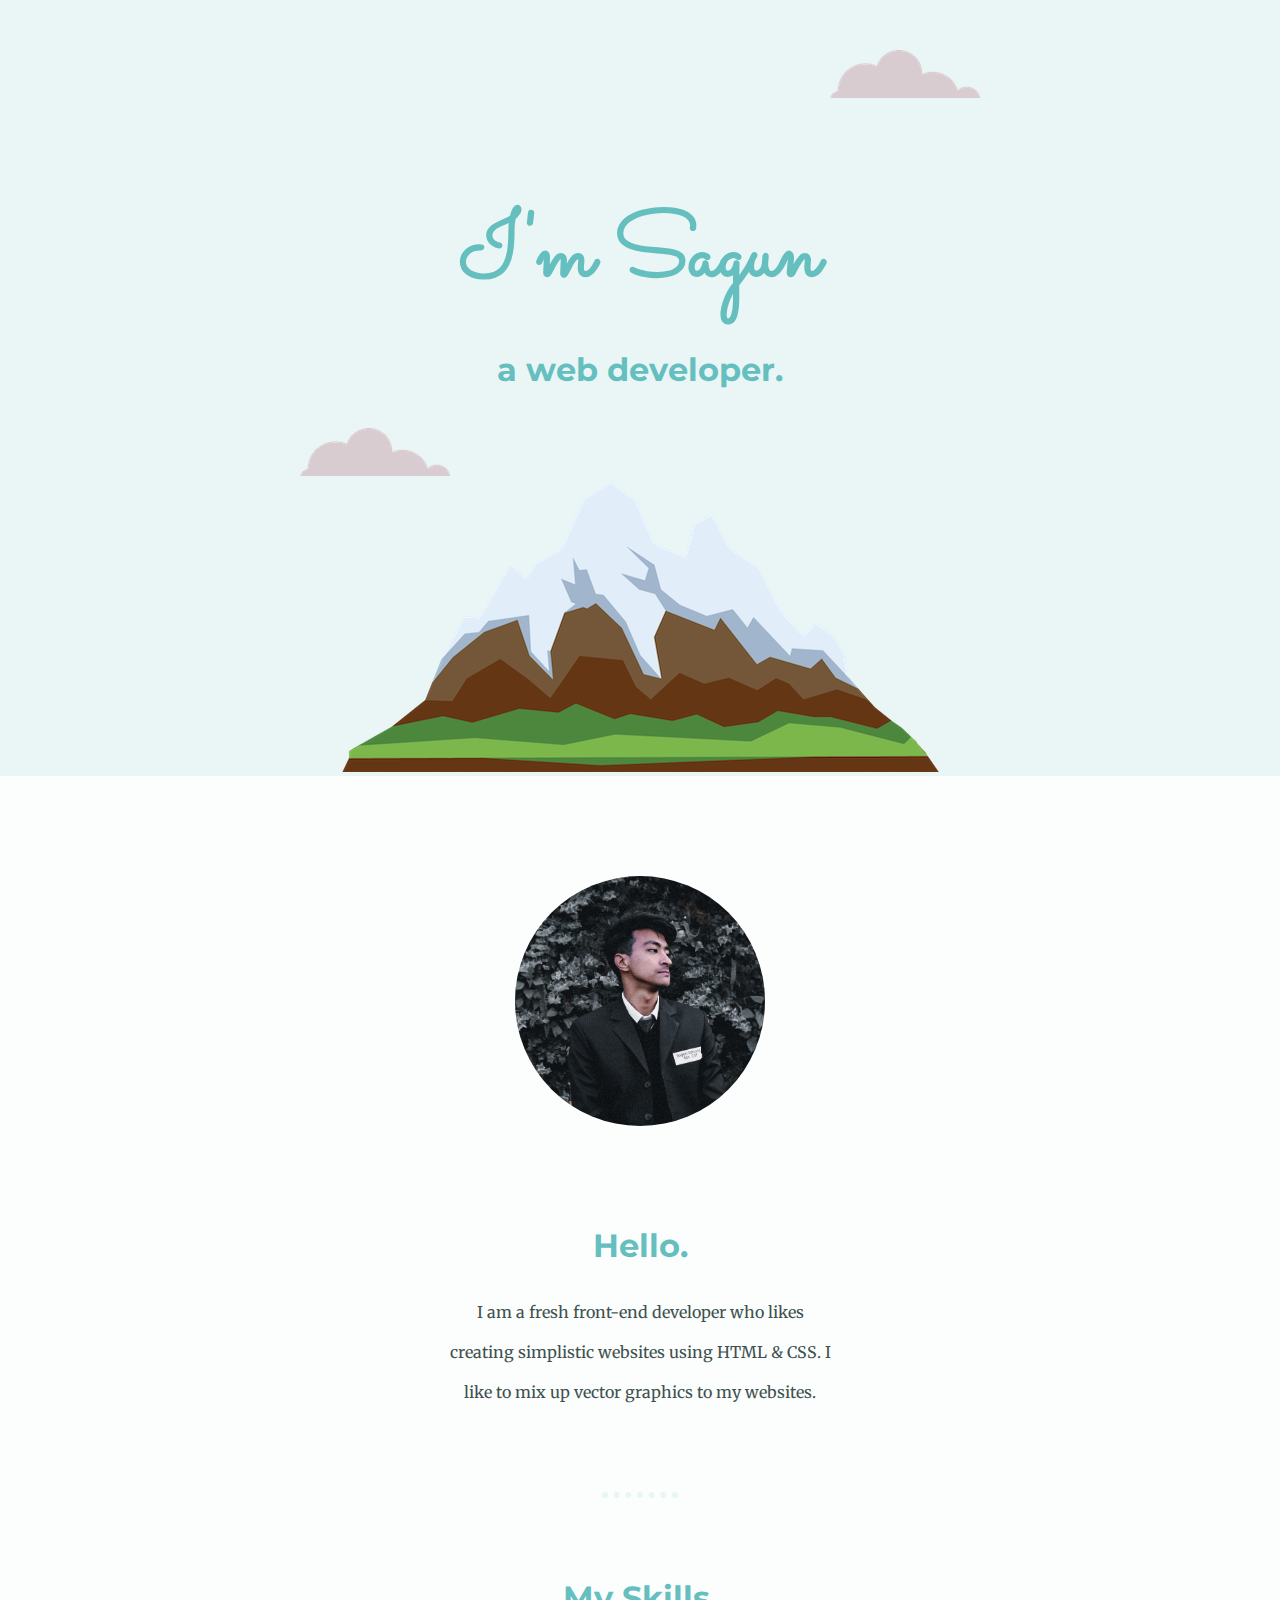
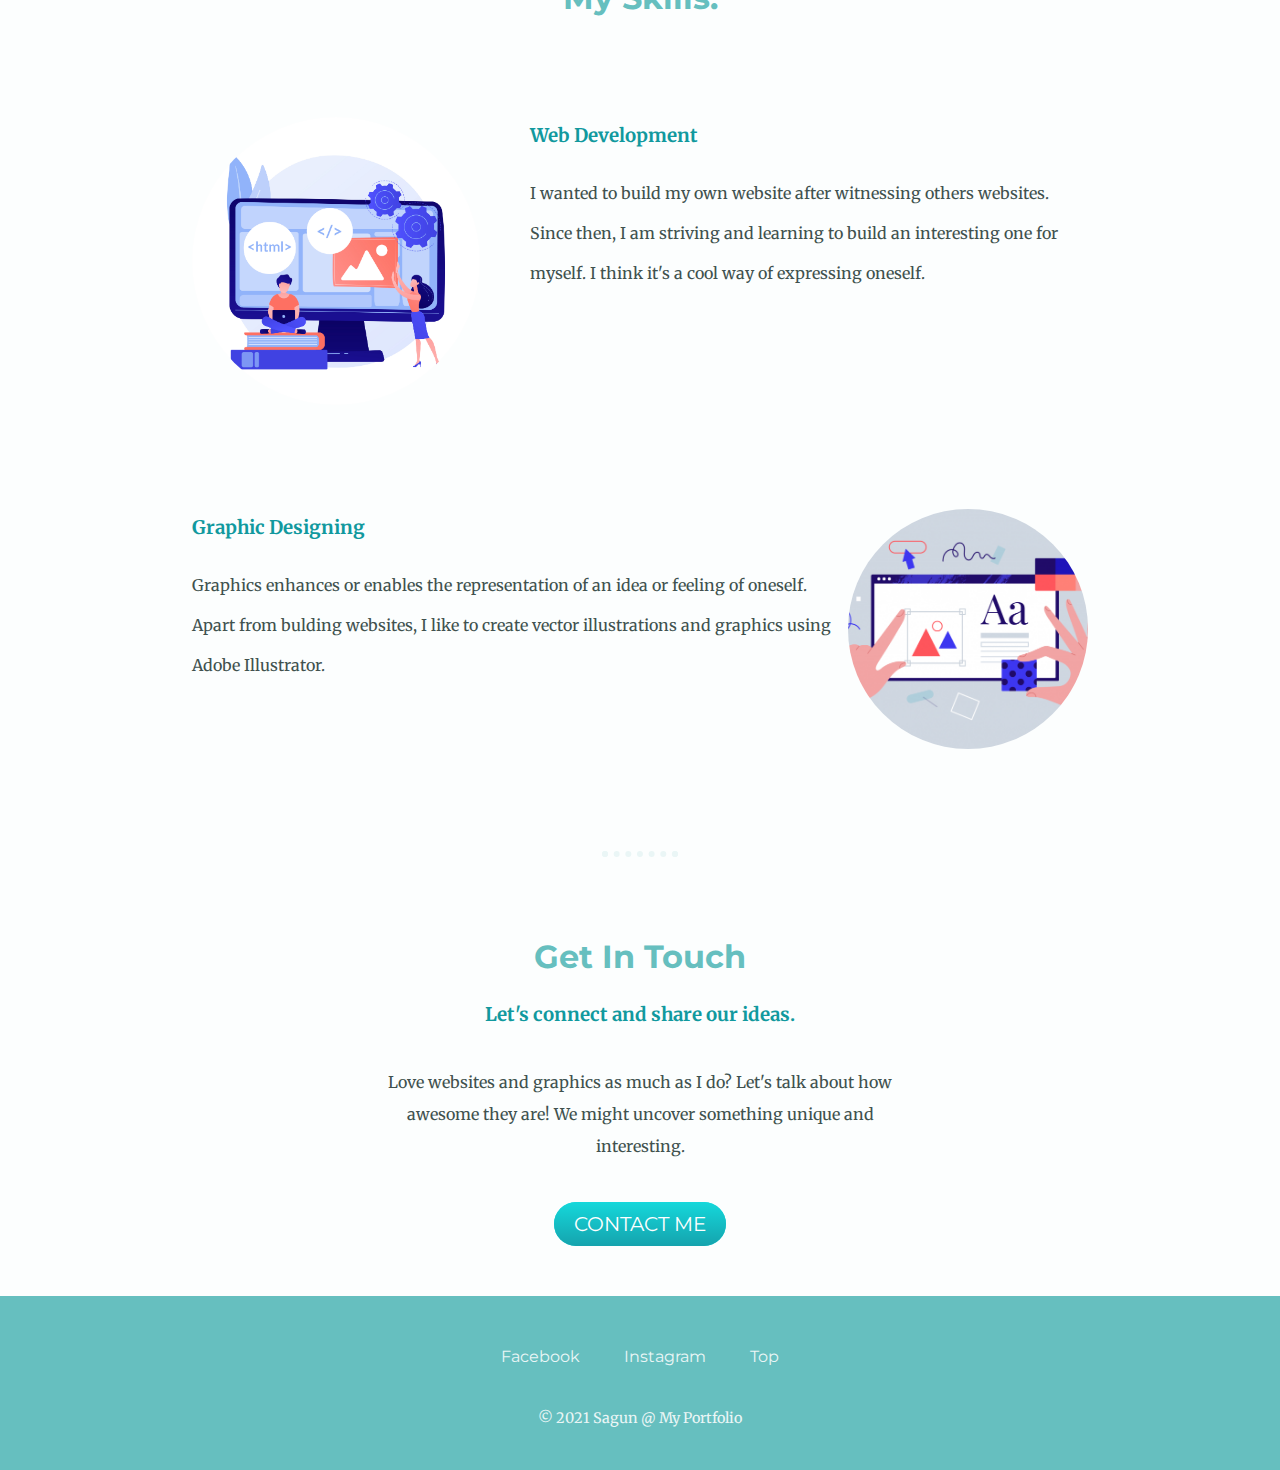
<file: index.html>
<!DOCTYPE html>
<html lang="en">
<head>
    <meta charset="UTF-8">
    <title>Sagun Sahukhala</title>
    <link rel="stylesheet" href="style.css">
    <link rel="icon" href="favicon.ico">
    <link href="https://fonts.googleapis.com/css?family=Merriweather|Montserrat|Sacramento" rel="stylesheet">
    <div class="top-container">
        <img class = "top-cloud" src="cloud.png" alt="cloud-image">
        <h1>I'm Sagun</h1>
        <h2>a web developer.</h2>
        <img class = "bottom-cloud" src="cloud.png" alt="cloud-image">
        <img src="mountain.png" alt="mountain-image">
    </div>
   
    <div class="middle-container">
        <div class="profile">
          <div class = "circle-img">
                
          </div>
         
         
                <h2>Hello.</h2>
                <p class="intro">I am a fresh front-end developer who likes creating simplistic websites using HTML & CSS. I like to mix up vector graphics to my websites. </p> 
        </div>
        <hr>
        <div class="skills">
          <h2>My Skills.</h2>
          <div class="skill-row1">

            <div class="photo1">
                <img class="code-img" src="website-pic.jpg" alt="code-img">
            </div>  
            <h3>Web Development</h3>          
            <p>I wanted to build my own website after witnessing others websites. Since then, I am striving and learning to build an interesting one for myself. I think it's a cool way of expressing oneself. </p>
          </div>

          <div class="skill-row2">

            <div class="photo-2">
            <img class="computer-img" src="w2.png" alt="comp-img">
            </div>
          
    
            <h3>Graphic Designing</h3>
            <p>Graphics enhances or enables the representation of an idea or feeling of oneself. Apart from bulding websites, I like to create vector illustrations and graphics using Adobe Illustrator. </p>
          
    
          </div>
        </div>
        <hr>
        <div class="contact-me">
          <h2>Get In Touch</h2>
          <h3>Let's connect and share our ideas.</h3>
          <p class="contact-message">Love websites and graphics as much as I do? Let's talk about how awesome they are! We might uncover something unique and interesting.</p>
          <a class="btn" href="mailto:sahukhalasuyal29@gmail.com">CONTACT ME</a>
        </div>
      </div>
    
    
      <div class="bottom-container">
        <a class="footer-link" href="https://www.facebook.com/sagunsahukhal/">Facebook</a>
        <a class="footer-link" href="https://www.instagram.com/sagun_sahukhala/">Instagram</a>
        <a class="footer-link" href="indexanim.html">Top</a>
        <p class="copyright">© 2021 Sagun @ My Portfolio</p>
      </div>
</body>
</html>
</file>
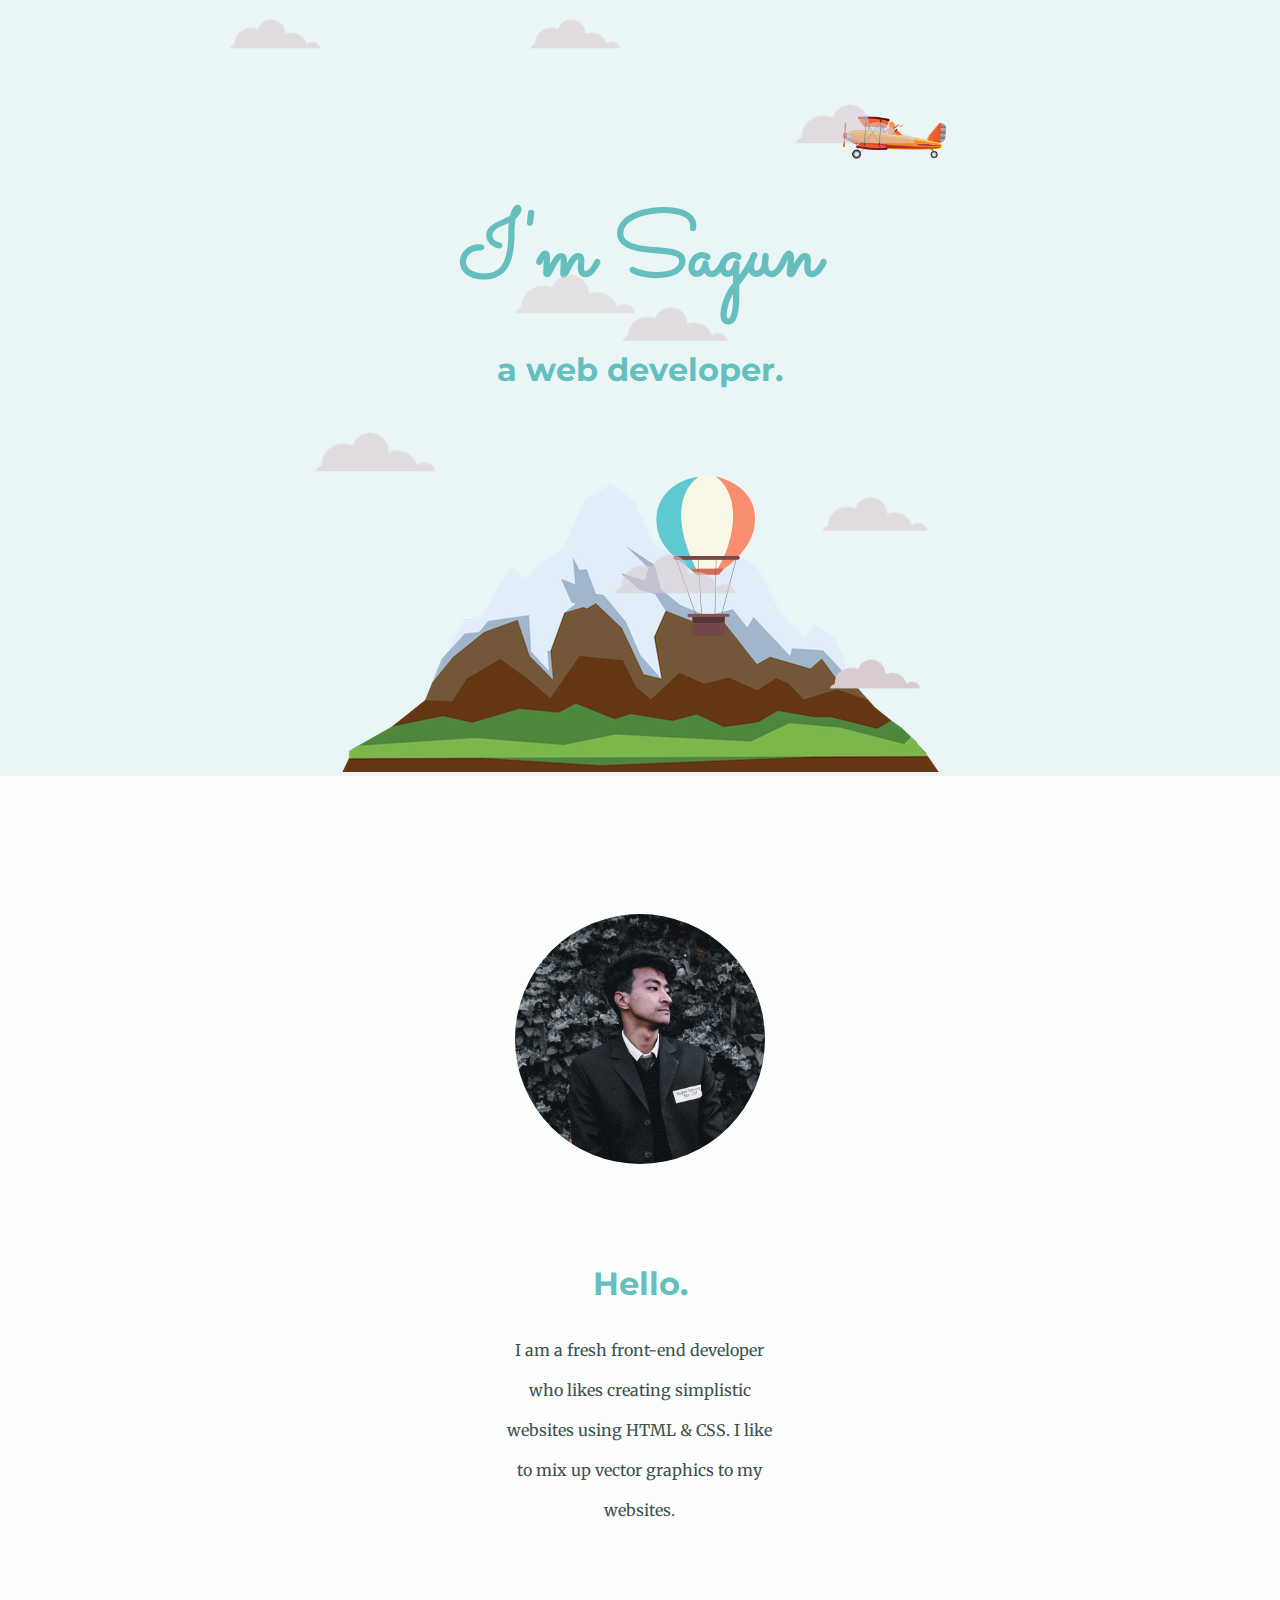
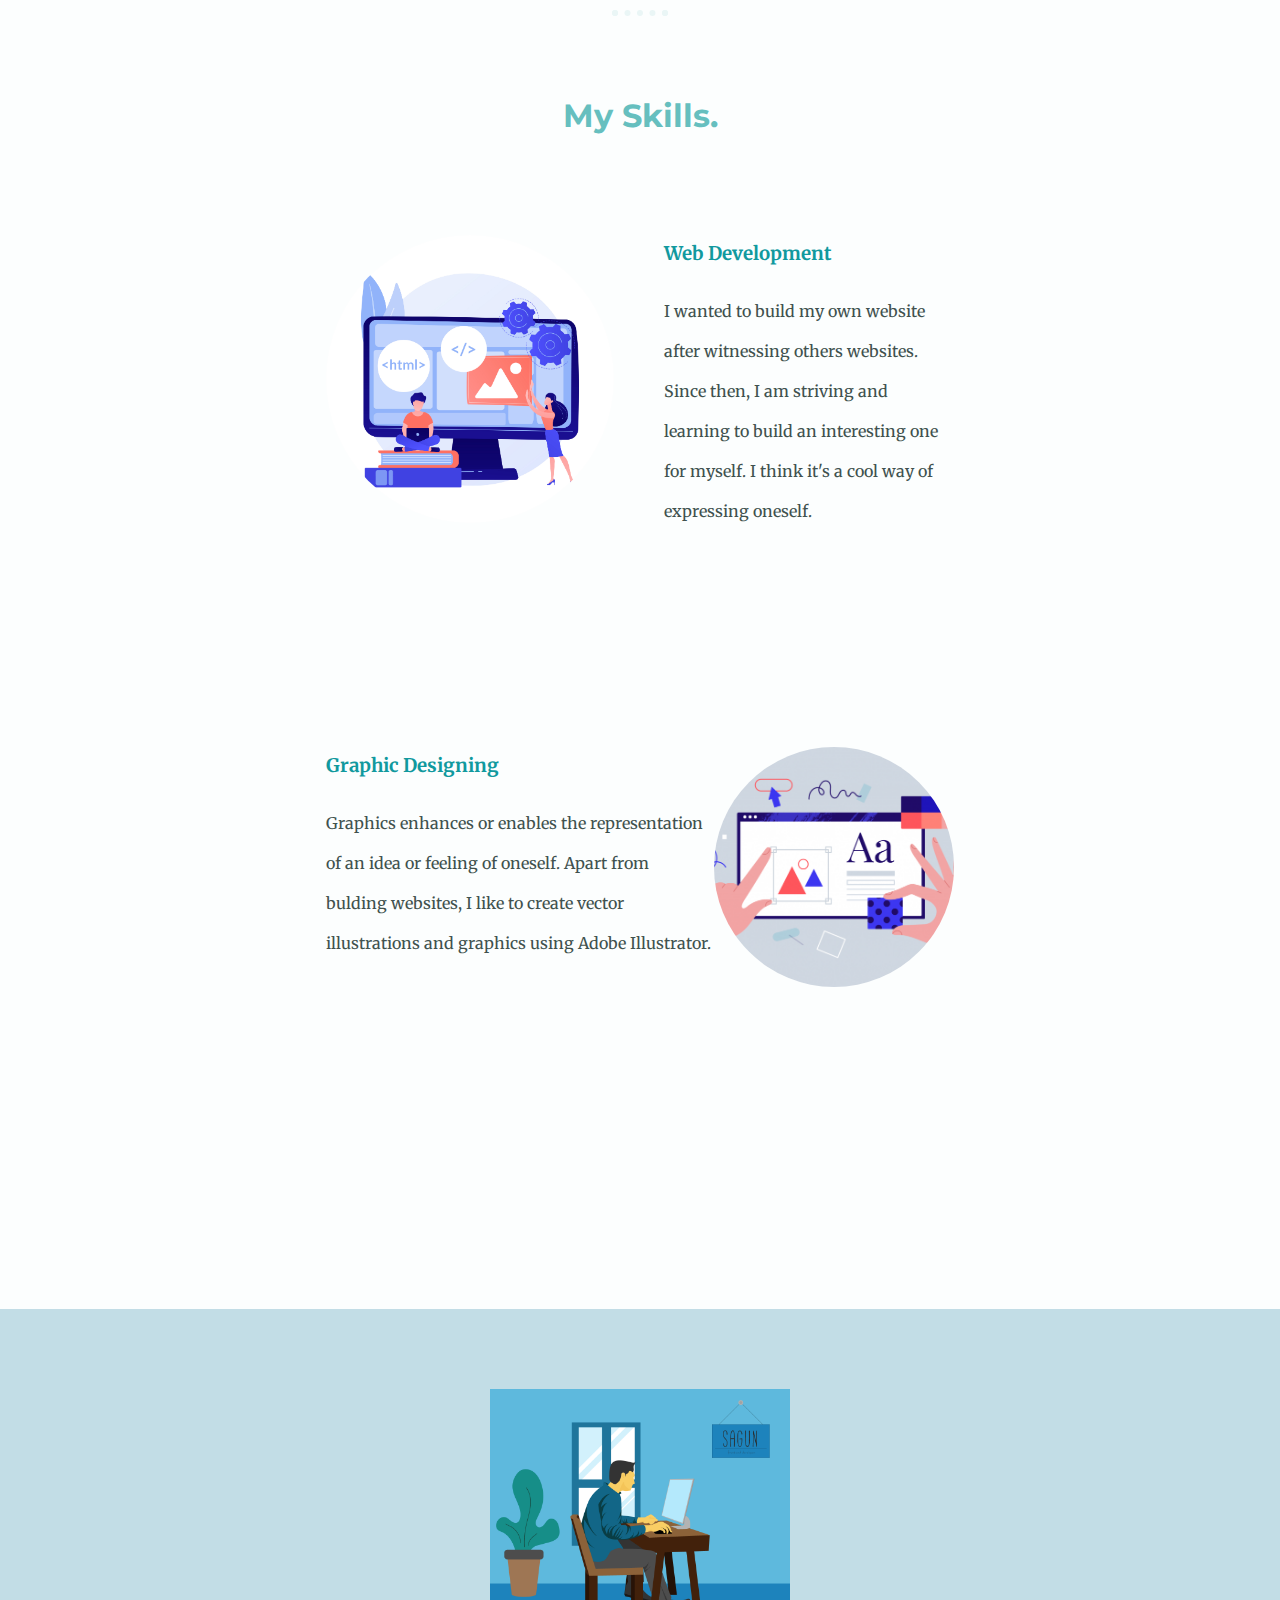
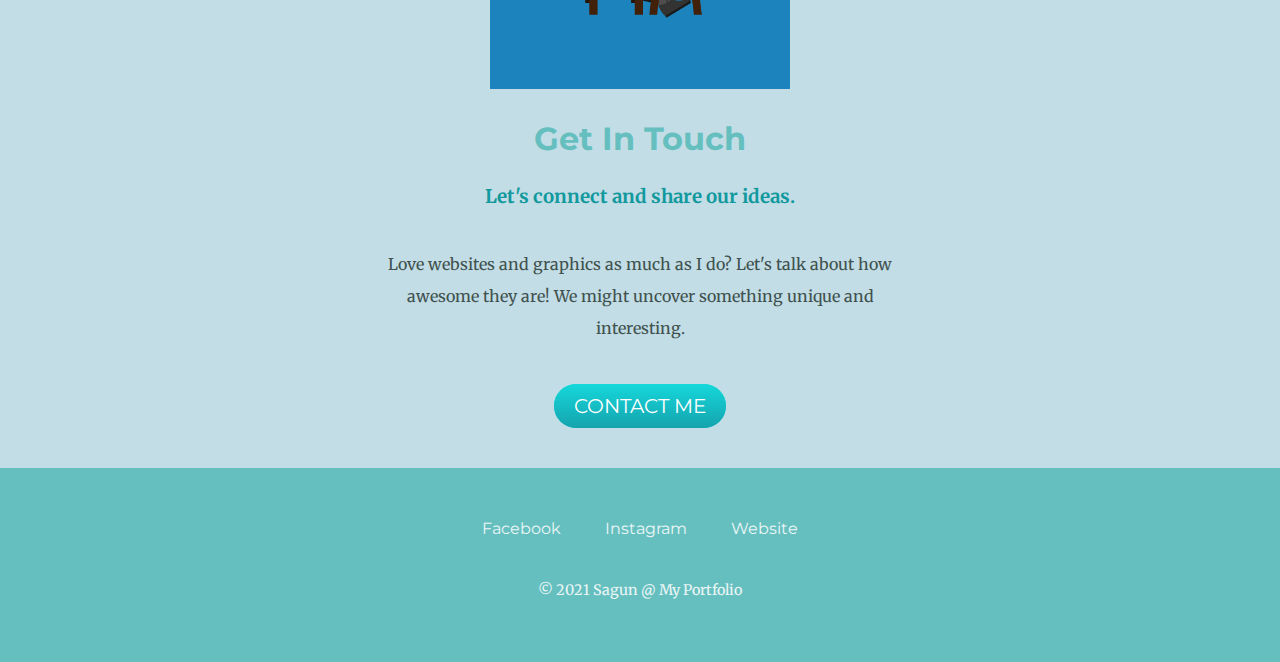
<file: indexanim.html>
<!DOCTYPE html>
<html lang="en">
<head>
    <meta charset="UTF-8">
    <title>Sagun Sahukhala</title>
    <link rel="stylesheet" href="styleanim.css">
    <link rel="icon" href="favicon.ico">
    <link href="https://fonts.googleapis.com/css?family=Merriweather|Montserrat|Sacramento" rel="stylesheet">
</head>


    <div class="top-container">

        <img class = "top-cloud" src="cloud.png" alt="cloud-image">
        <img class = "a-cloud" src="cloud.png" alt="cloud-image"> 
        
        <img class = "plane" src="plane.png" alt="plane-image"> 
        
        <img class = "zero-cloud" src="cloud.png" alt="cloud-image"> 
        <img class = "first-cloud" src="cloud.png" alt="cloud-image">
        <img class = "second-cloud" src="cloud.png" alt="cloud-image">
        <img class = "balloon" src="ballon.png" alt="ballon-image">
        <h1>I'm Sagun</h1>
        <h2>a web developer.</h2>
        <img class = "mid-cloud" src="cloud.png" alt="cloud-image">
        <img class = "third-cloud" src="cloud.png" alt="cloud-image">
        <img class = "fourth-cloud" src="cloud.png" alt="cloud-image">
        <img class = "fifth-cloud" src="cloud.png" alt="cloud-image">
        <img src="mountain.png" alt="mountain-image">
    </div>
   
    <div class="middle-container">
        <div class="profile">
          <div class = "circle-img">
                
          </div>
         
         
                <h2>Hello.</h2>
                <p class="intro">I am a fresh front-end developer who likes creating simplistic websites using HTML & CSS. I like to mix up vector graphics to my websites. </p> 
        </div>
        <hr>
        <div class="skills">
          <h2>My Skills.</h2>
          <div class="skill-row1">

            <div class="photo1">
                <img class="code-img" src="website-pic.jpg" alt="code-img">
            </div>  
            <h3>Web Development</h3>          
            <p>I wanted to build my own website after witnessing others websites. Since then, I am striving and learning to build an interesting one for myself. I think it's a cool way of expressing oneself. </p>
          </div>

          <div class="skill-row2">

            <div class="photo-2">
            <img class="computer-img" src="w2.png" alt="comp-img">
            </div>
          
    
            <h3>Graphic Designing</h3>
            <p>Graphics enhances or enables the representation of an idea or feeling of oneself. Apart from bulding websites, I like to create vector illustrations and graphics using Adobe Illustrator. </p>
          
    
          </div>
        </div>
        
        
      </div>
      <div class="contact-me">
        <img class="getme" src="contact.png" alt="contact-me">
        <h2>Get In Touch</h2>
        <h3>Let's connect and share our ideas.</h3>
        <p class="contact-message">Love websites and graphics as much as I do? Let's talk about how awesome they are! We might uncover something unique and interesting.</p>
        <a class="btn" href="mailto:sahukhalasuyal29@gmail.com">CONTACT ME</a>
      </div>
    
    
      <div class="bottom-container">
        <a class="footer-link" href="https://www.facebook.com/sagunsahukhal/">Facebook</a>
        <a class="footer-link" href="https://www.instagram.com/sagun_sahukhala/">Instagram</a>
        <a class="footer-link" href="https://drive.google.com/uc?export=download&id=1TyWQawYLyH0lWQsIy8efEA1Umj2tlGcB">Website</a>
        <p class="copyright">© 2021 Sagun @ My Portfolio</p>
      </div>
</body>
</html>
</file>
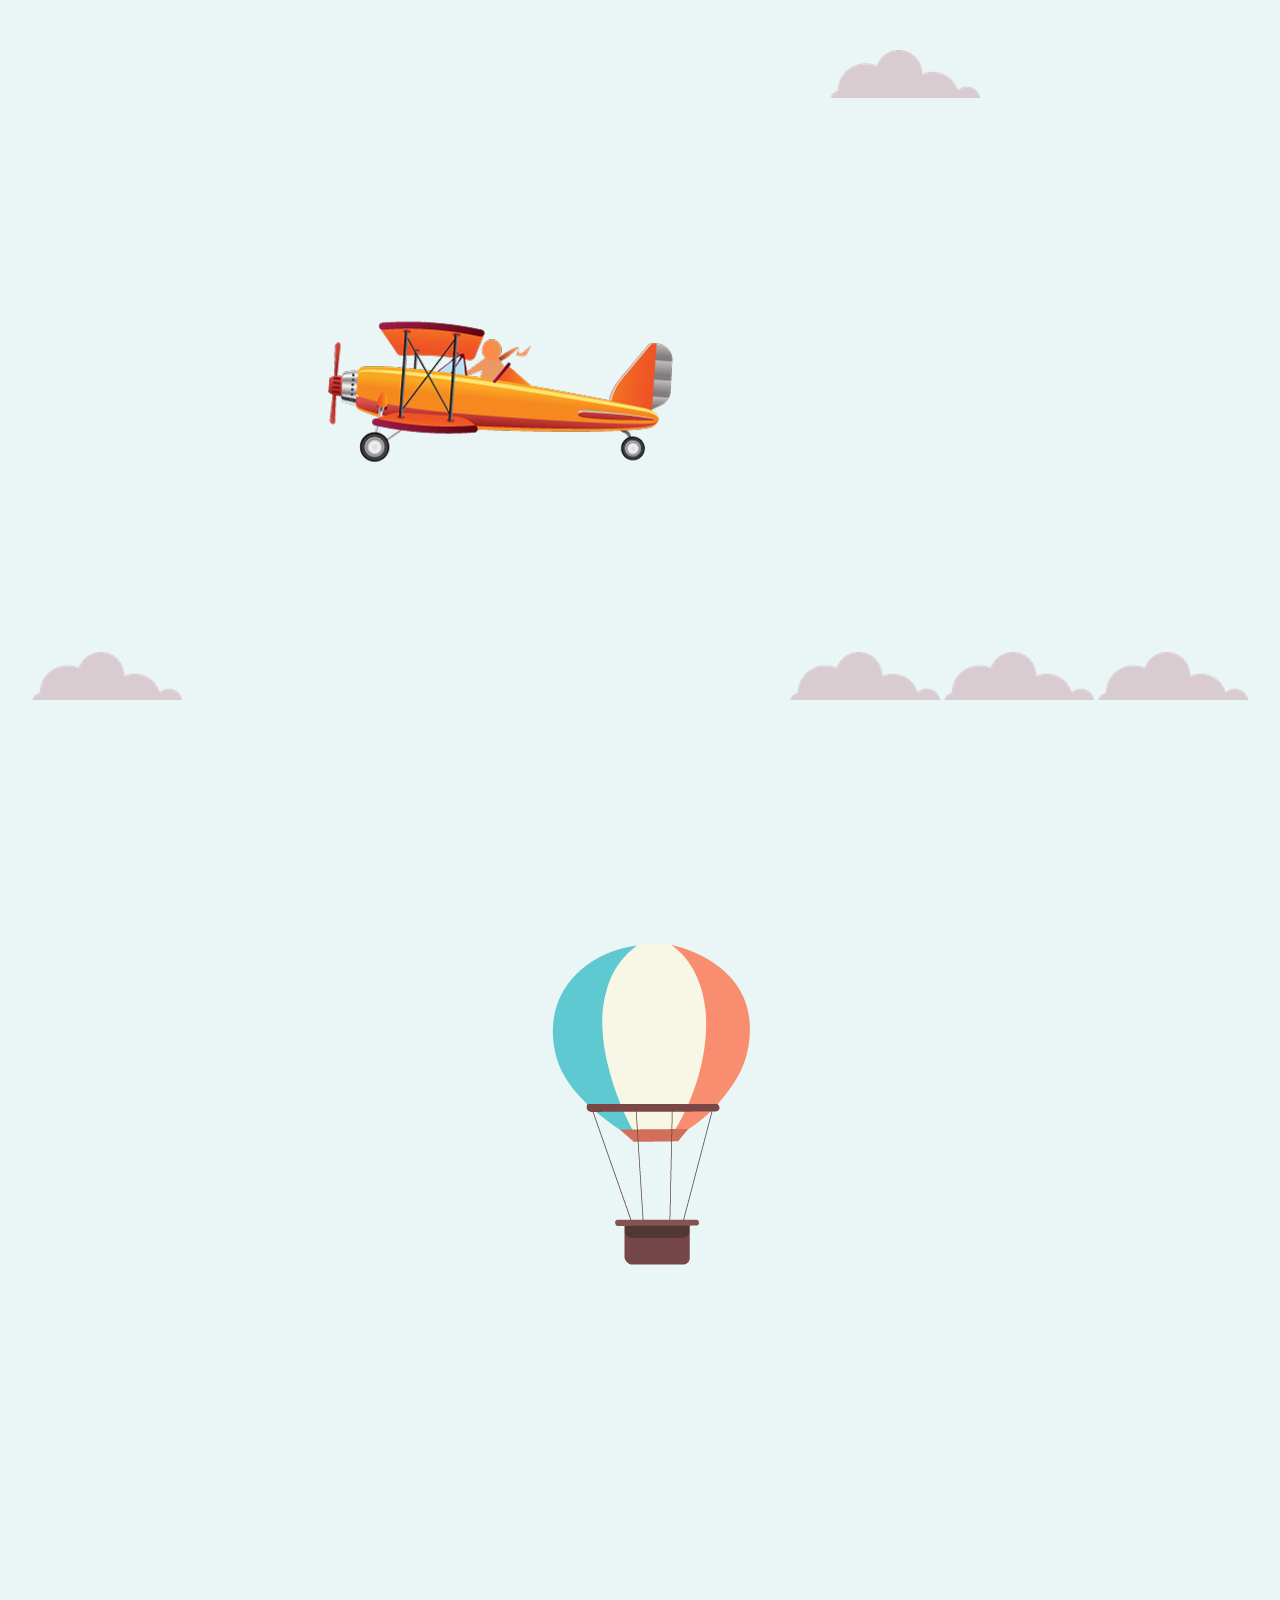
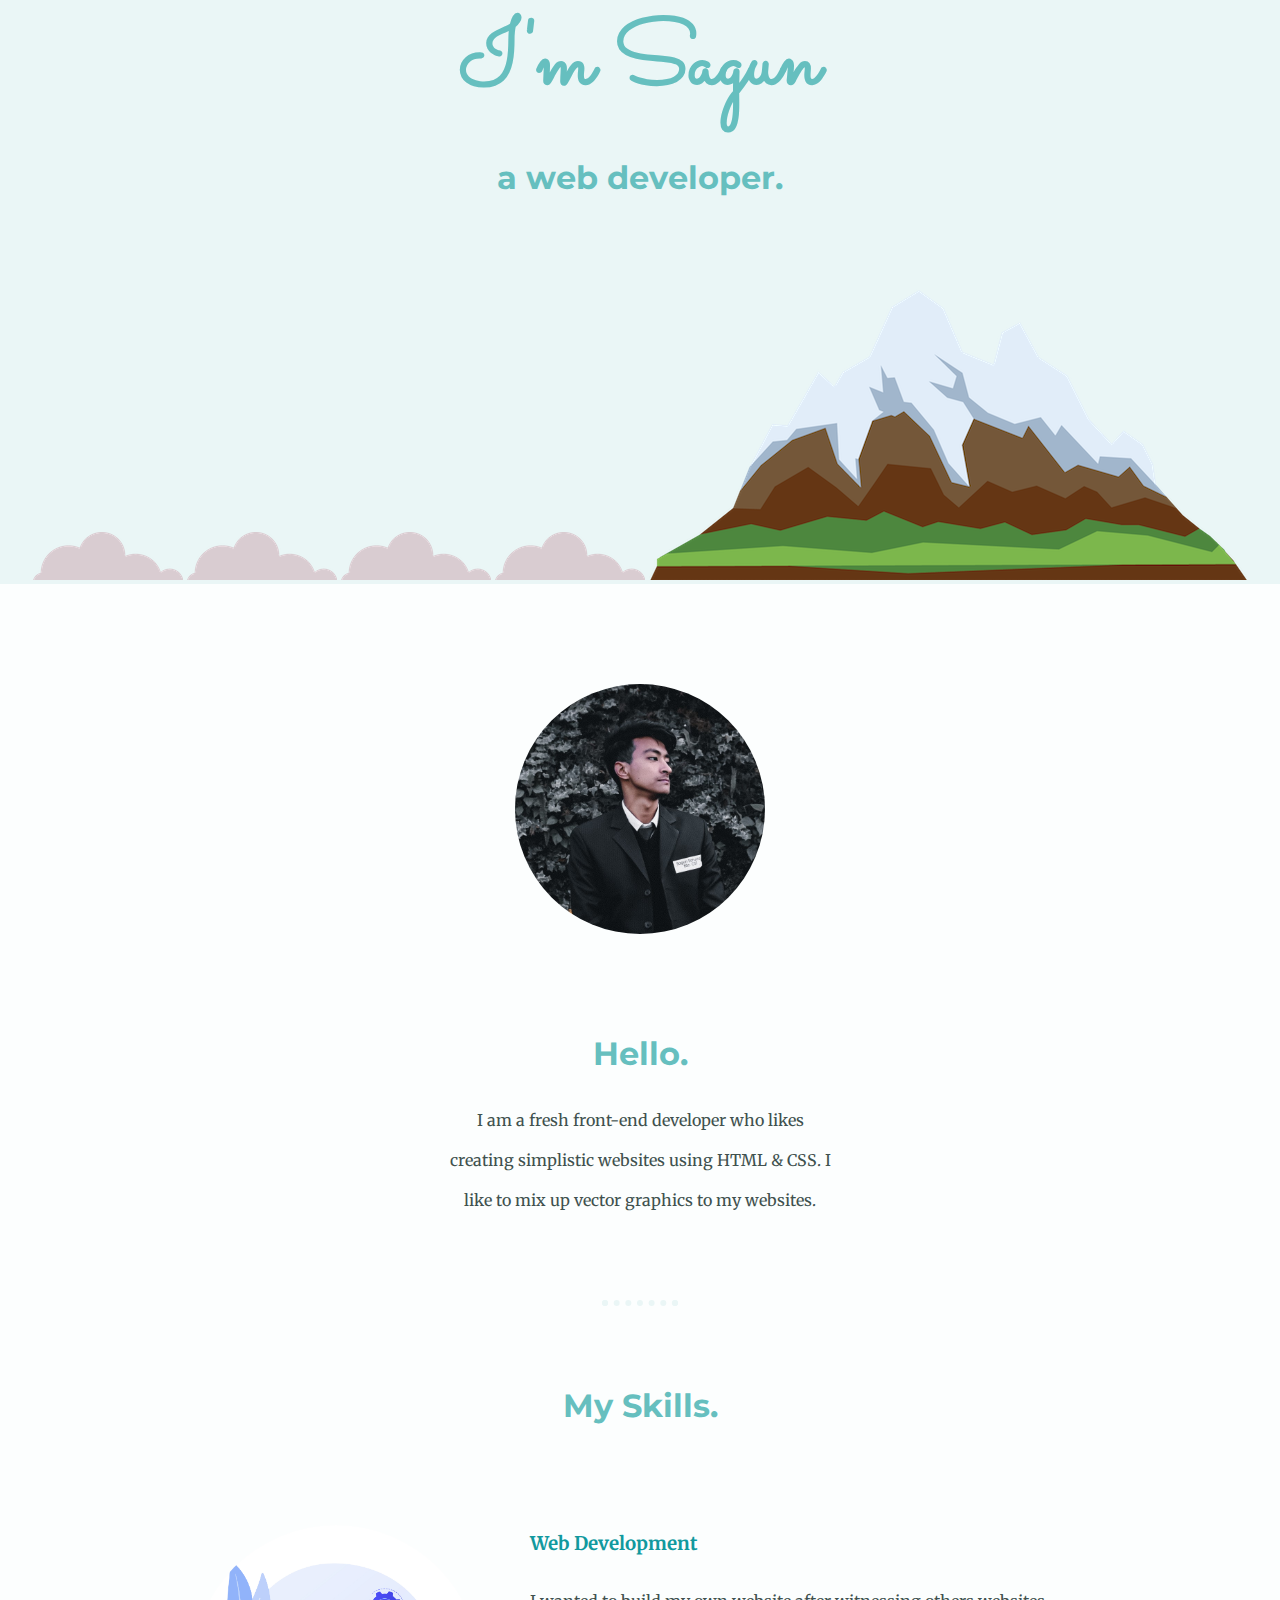
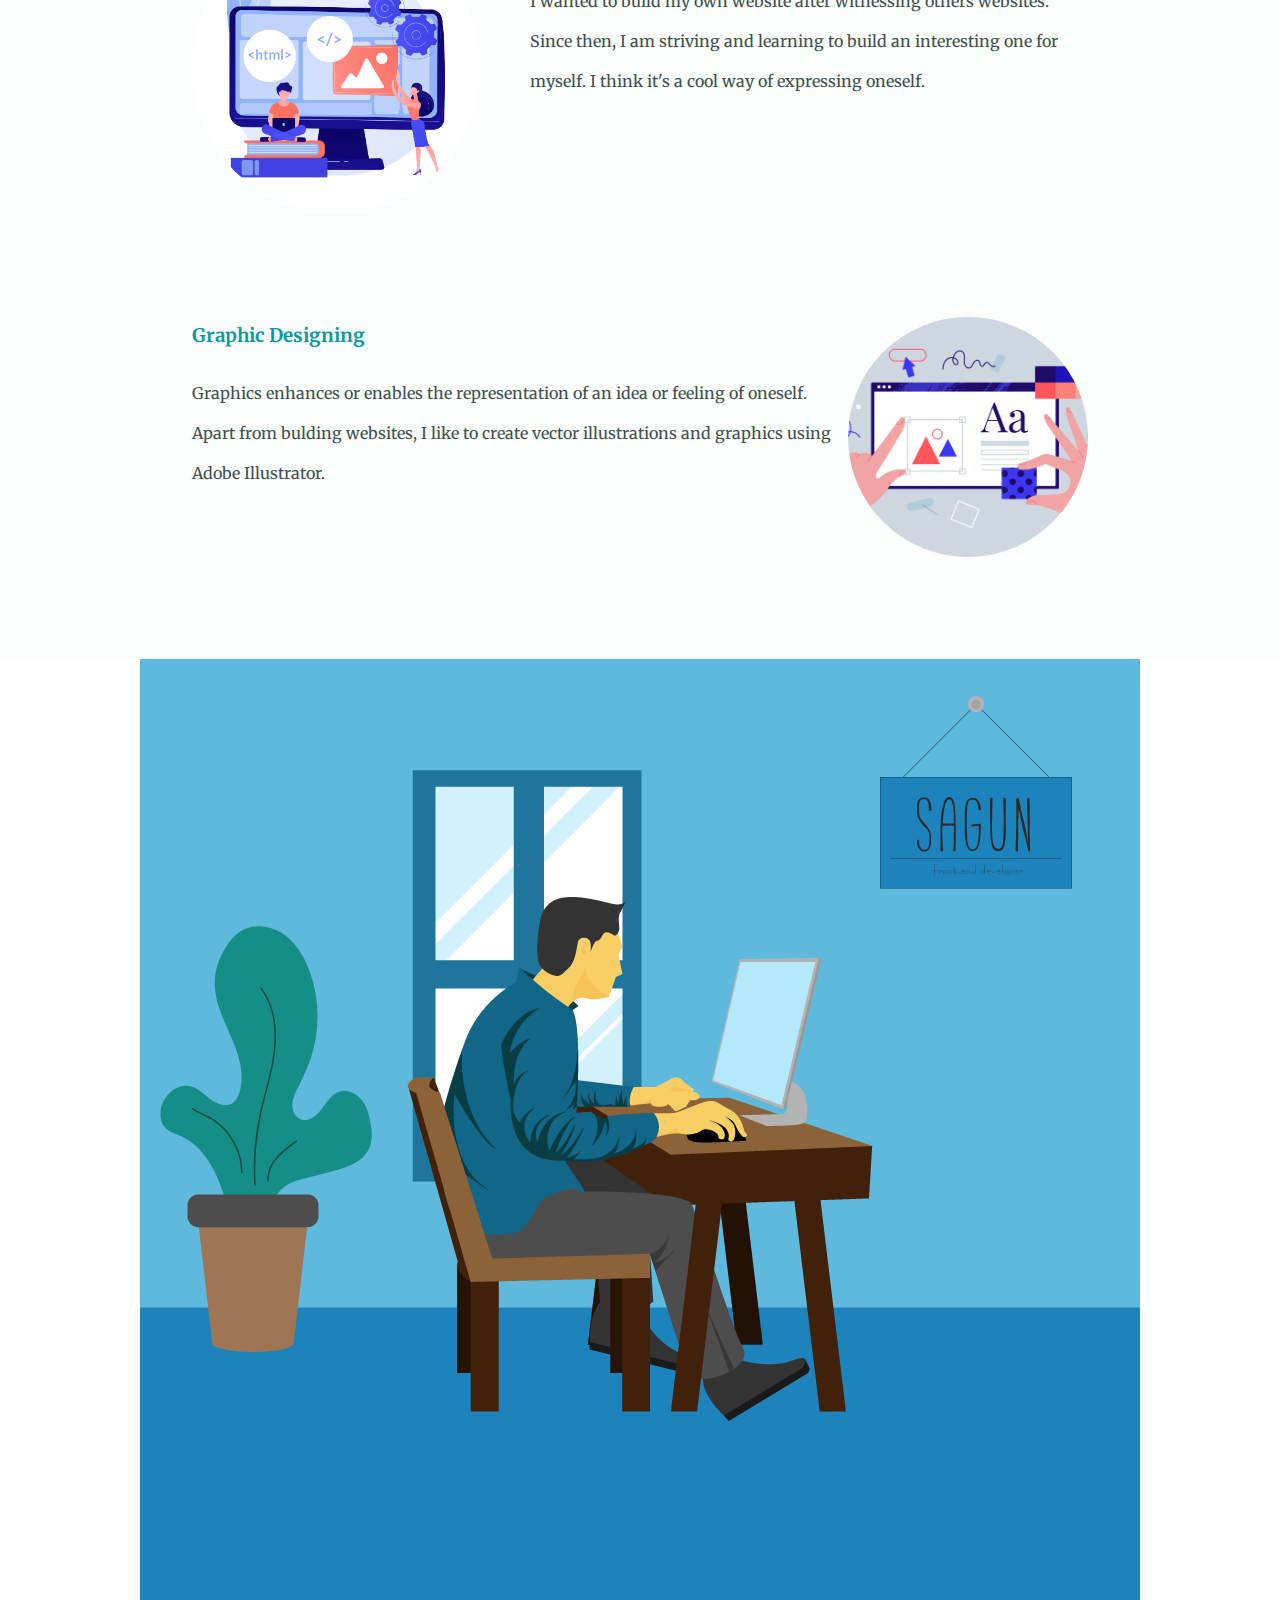
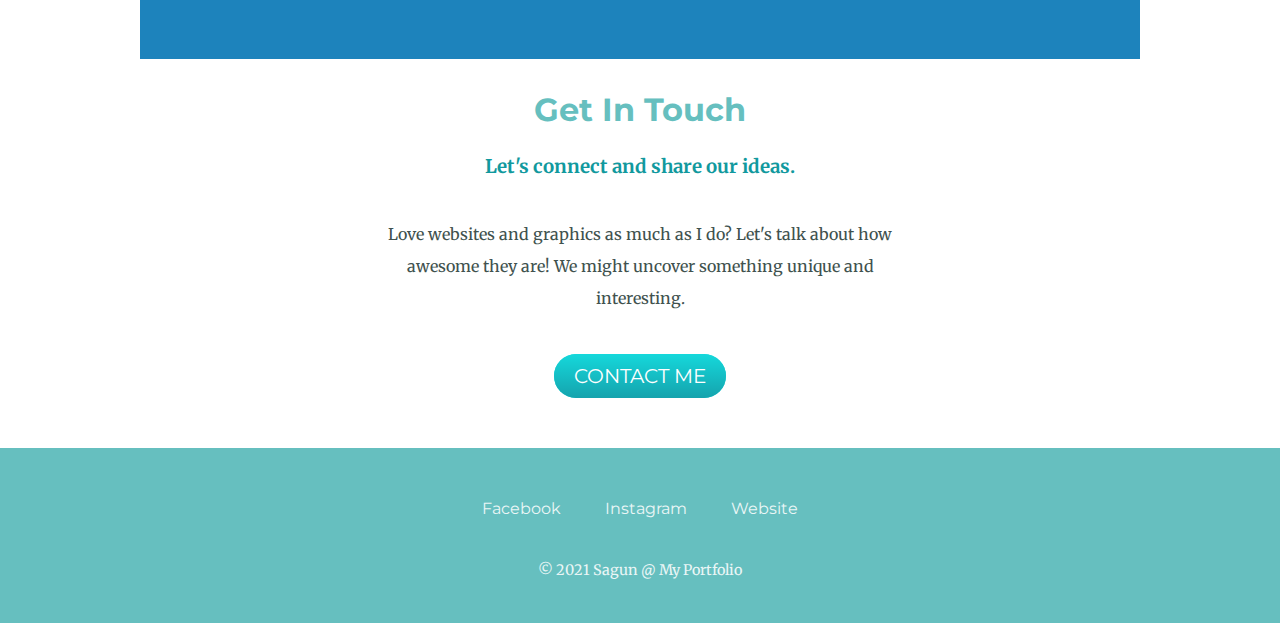
<file: indexanim.html.html>
<!DOCTYPE html>
<html lang="en">
<head>
    <meta charset="UTF-8">
    <title>Sagun Sahukhala</title>
    <link rel="stylesheet" href="style.css">
    <link rel="icon" href="favicon.ico">
    <link href="https://fonts.googleapis.com/css?family=Merriweather|Montserrat|Sacramento" rel="stylesheet">
</head>


    <div class="top-container">

        <img class = "top-cloud" src="cloud.png" alt="cloud-image">
        <img class = "a-cloud" src="cloud.png" alt="cloud-image"> 
        
        <img class = "plane" src="plane.png" alt="plane-image"> 
        
        <img class = "zero-cloud" src="cloud.png" alt="cloud-image"> 
        <img class = "first-cloud" src="cloud.png" alt="cloud-image">
        <img class = "second-cloud" src="cloud.png" alt="cloud-image">
        <img class = "balloon" src="ballon.png" alt="ballon-image">
        <h1>I'm Sagun</h1>
        <h2>a web developer.</h2>
        <img class = "mid-cloud" src="cloud.png" alt="cloud-image">
        <img class = "third-cloud" src="cloud.png" alt="cloud-image">
        <img class = "fourth-cloud" src="cloud.png" alt="cloud-image">
        <img class = "fifth-cloud" src="cloud.png" alt="cloud-image">
        <img src="mountain.png" alt="mountain-image">
    </div>
   
    <div class="middle-container">
        <div class="profile">
          <div class = "circle-img">
                
          </div>
         
         
                <h2>Hello.</h2>
                <p class="intro">I am a fresh front-end developer who likes creating simplistic websites using HTML & CSS. I like to mix up vector graphics to my websites. </p> 
        </div>
        <hr>
        <div class="skills">
          <h2>My Skills.</h2>
          <div class="skill-row1">

            <div class="photo1">
                <img class="code-img" src="website-pic.jpg" alt="code-img">
            </div>  
            <h3>Web Development</h3>          
            <p>I wanted to build my own website after witnessing others websites. Since then, I am striving and learning to build an interesting one for myself. I think it's a cool way of expressing oneself. </p>
          </div>

          <div class="skill-row2">

            <div class="photo-2">
            <img class="computer-img" src="w2.png" alt="comp-img">
            </div>
          
    
            <h3>Graphic Designing</h3>
            <p>Graphics enhances or enables the representation of an idea or feeling of oneself. Apart from bulding websites, I like to create vector illustrations and graphics using Adobe Illustrator. </p>
          
    
          </div>
        </div>
        
        
      </div>
      <div class="contact-me">
        <img class="getme" src="contact.png" alt="contact-me">
        <h2>Get In Touch</h2>
        <h3>Let's connect and share our ideas.</h3>
        <p class="contact-message">Love websites and graphics as much as I do? Let's talk about how awesome they are! We might uncover something unique and interesting.</p>
        <a class="btn" href="mailto:sahukhalasuyal29@gmail.com">CONTACT ME</a>
      </div>
    
    
      <div class="bottom-container">
        <a class="footer-link" href="https://www.facebook.com/sagunsahukhal/">Facebook</a>
        <a class="footer-link" href="https://www.instagram.com/sagun_sahukhala/">Instagram</a>
        <a class="footer-link" href="https://itshypno.github.io/portfolio/">Website</a>
        <p class="copyright">© 2021 Sagun @ My Portfolio</p>
      </div>
</body>
</html>
</file>
<file: style.css>
body {
  margin: 0;
  text-align: center;
  font-family: 'Merriweather', serif;
  color: #40514e;

  
}

h1{
    margin: 90px auto 0 auto;
    font-family: 'Sacramento', cursive;
    font-size: 5.7rem;
    color: #66BFBF;
}

h2{
    font-family: 'Montserrat', sans-serif;
    font-size: 2rem;
    color: #66BFBF;

}

h3{
    color: #11999E;
}

p{
    line-height: 2.5;
}

hr{
    border: dotted #EAF6F6 6px;
    border-bottom: none;
    width: 5%;
    margin: 70px auto 80px auto;
}

a{
    color: #EAF6F6;
    font-family: 'Montserrat', sans-serif;
    margin: 10px 20px;
    text-decoration: none;
}

a:hover{
    color: #11999E;
}

.intro{
    width: 30%;
    margin: auto;
    text-align: center;
    padding-bottom: 10px;


}


.circle-img{
    border-radius: 50%;
    background-color: #FCFEFE;
    background-image: url("profile1.jpg");
    width: 250px;
    height: 250px;
    margin: 100px auto;
    background-size: cover;
  
}


.photo1{
    
    padding-right: 50px;
    float: left;
    padding-bottom: 10px;
   
}

.photo2{
    
    padding-left: 50px;
    float: right;
    padding-bottom: 10px;
   
}


.code-img{
    
    float: left;
    height: 18em;
    width: 18em;
    border-radius: 50%;
    object-fit: cover;
    
    
}


.computer-img{

    float: right;
    height: 15em;
    width: 15em;
    border-radius: 50%;
    object-fit: cover;
    
    
}


.top-container {
    background-color: #EAF6F6; 
    padding-top: 100px;
    position: relative;
   

}

.bottom-cloud{
    position: absolute;
    left: 300px;
    bottom: 300px;
}

.top-cloud{
    position: absolute;
    top: 50px;
    right: 300px;
}



.footer-link{
    text-decoration-color: #11999E;

}

.skill-row1{
    width: 70%;
    margin: 100px auto;
    text-align: left;
    padding-bottom: 100px;
    line-height: 2;
    
}

.skill-row2{
    width: 70%;
    margin: 100px auto;
    text-align: left;
    padding-bottom: 50px;
    line-height: 2;
    
}

.contact-message{
    width: 40%;
    margin: 40px auto 50px ; 
    line-height: 2;
}

.middle-container{
    padding: 100px auto;
    background-color: #FCFEFE;
    display: inline-block;
    

}

.bottom-container{
    background-color: #66BFBF;
    padding: 50px 0 20px;
    

}

.contact-me{
    margin-bottom: 60px;
}

.btn {
    background: #15d8db;
    background-image: -webkit-linear-gradient(top, #15d8db, #15a3ad);
    background-image: -moz-linear-gradient(top, #15d8db, #15a3ad);
    background-image: -ms-linear-gradient(top, #15d8db, #15a3ad);
    background-image: -o-linear-gradient(top, #15d8db, #15a3ad);
    background-image: linear-gradient(to bottom, #15d8db, #15a3ad);
    -webkit-border-radius: 60;
    -moz-border-radius: 60;
    border-radius: 60px;
    color: #ffffff;
    font-size: 20px;
    padding: 10px 20px 10px 20px;
    text-decoration: none;
    font-family: 'Montserrat', sans-serif;
  }
  
  .btn:hover {
    background: #30e3cb;
    background-image: -webkit-linear-gradient(top, #30e3cb, #2bc4ad);
    background-image: -moz-linear-gradient(top, #30e3cb, #2bc4ad);
    background-image: -ms-linear-gradient(top, #30e3cb, #2bc4ad);
    background-image: -o-linear-gradient(top, #30e3cb, #2bc4ad);
    background-image: linear-gradient(to bottom, #30e3cb, #2bc4ad);
    text-decoration: none;
    color: #EAF6F6
    
  }

.copyright{
    color: #EAF6F6;
    font-size: 0.9rem;
    padding: 20px 0 0;

}
</file>
<file: styleanim.css>
.navbar{
    padding: 0 0 4.5rem;
}

.navbar-brand{
    font-family: 'Ubuntu', sans-serif;
    font-size: 2.5rem;
}

.nav-item{
    padding: 0 15px;
}

.nav-link{
    font-size: 1.2rem;
    font-family: 'Montserrat', sans-serif;
    font-weight: 300;

}



body {
  margin: 0;
  text-align: center;
  font-family: 'Merriweather', serif;
  color: #40514e;

  
}

h1{
    margin: 90px auto 0 auto;
    font-family: 'Sacramento', cursive;
    font-size: 5.7rem;
    color: #66BFBF;
}

h2{
    font-family: 'Montserrat', sans-serif;
    font-size: 2rem;
    color: #66BFBF;

}

h3{
    color: #11999E;
}

p{
    line-height: 2.5;
}

hr{
    border: dotted #EAF6F6 6px;
    border-bottom: none;
    width: 5%;
    margin: 70px auto 80px auto;
}

a{
    color: #EAF6F6;
    font-family: 'Montserrat', sans-serif;
    margin: 10px 20px;
    text-decoration: none;
}

a:hover{
    color: #11999E;
}

.intro{
    width: 30%;
    margin: auto;
    text-align: center;
    padding-bottom: 10px;


}


.circle-img{
    border-radius: 50%;
    background-color: #FCFEFE;
    background-image: url("profile1.jpg");
    width: 250px;
    height: 250px;
    margin: 100px auto;
    background-size: cover;
  
}

@keyframes movingclouds {
	0% {margin-left: 100%;}
	100% {margin-left: -150%;}
}
@-webkit-keyframes movingclouds {
	0% {margin-left: 100%;}
	100% {margin-left: -150%;}
}
@-moz-keyframes movingclouds {
	0% {margin-left: 100%;}
	100% {margin-left: -150%;}
}


.a-cloud{
    position: absolute;
    left: 300px;
    bottom: 300px;
    opacity: 0.6; 
    transform: scale(0.8);
    
}


.plane{

    position: absolute;
    top: 50px;
    right: 450px;
    left: 800px;
    width: 180px;
    height: 180px;
    -webkit-animation: movingclouds 25s linear infinite;
    -moz-animation: movingclouds 25s linear infinite;
    -o-animation: movingclouds 25s linear infinite;

}

.top-cloud{
    
    position: absolute;
    top: 10px;
    left: 200px;
    opacity: 0.6; 
    transform: scale(0.6);
    -webkit-animation: movingclouds 38s linear infinite;
    -moz-animation: movingclouds 38s linear infinite;
    -o-animation: movingclouds 38s linear infinite;
    animation-direction: reverse;

}


.zero-cloud{
    
    position: absolute;
    top: 10px;
    right: 450px;
    left: 500px;
    opacity: 0.6; 
    transform: scale(0.6);
    -webkit-animation: movingclouds 42s linear infinite;
    -moz-animation: movingclouds 42s linear infinite;
    -o-animation: movingclouds 42s linear infinite;
    animation-direction: alternate;

}

.first-cloud{
    position: absolute;
    right: 350px;
    -webkit-transform: scale(0.8);
    -moz-transform: scale(0.8);
    -ms-transform: scale(0.8);
    transform: scale(0.8);
    opacity: 0.6; 

}

.second-cloud{

    position: absolute;
    top: 270px;
    right: 450px;
    left: 500px;
    opacity: 0.5;
    -webkit-transform: scale(0.8);
    -moz-transform: scale(0.8);
    -ms-transform: scale(0.8);
    transform: scale(0.8);
    -webkit-animation: movingclouds 29s linear infinite;
    -moz-animation: movingclouds 29s linear infinite;
    -o-animation: movingclouds 29s linear infinite;
    
    
  
}

.balloon{

    position: absolute;
    width: 400px;
    height: 400px;
    bottom: 20px;
    right: 450px;
    left: 500px;
    -webkit-animation: movingclouds 40s linear infinite;
    -moz-animation: movingclouds 40s linear infinite;
    -o-animation: movingclouds 40s linear infinite;


}

.mid-cloud{

    position: absolute;
    bottom: 300px;
    top: 300px;
    left: 600px;
    -webkit-transform: scale(0.7);
    -moz-transform: scale(0.7);
    -ms-transform: scale(0.7);
    transform: scale(0.7);
    opacity: 0.6; 
    -webkit-animation: movingclouds 44s linear infinite;
    -moz-animation: movingclouds 44s linear infinite;
    -o-animation: movingclouds 44s linear infinite;
    animation-direction: reverse;
    

}

.third-cloud{
    position: absolute;
    top: 200px;
    bottom: 300px;
    top: 650px;
    left: 800px;
    transform: scale(0.6);
    -webkit-animation: movingclouds 30s linear infinite;
    -moz-animation: movingclouds 30s linear infinite;
    -o-animation: movingclouds 30s linear infinite;
    

}


.fourth-cloud{
    position: absolute;
    bottom: 400px;
    top: 550px;
    left: 600px;
    -webkit-animation: movingclouds 26s linear infinite;
    -moz-animation: movingclouds 26s linear infinite;
    -o-animation: movingclouds 26s linear infinite;
    opacity: 0.6;
    transform: scale(0.8);
    animation-direction: reverse;
    

}

.fifth-cloud{

    position: absolute;
    bottom: 600px;
    top: 490px;
    left: 800px;
    transform: scale(0.7);
    opacity: 0.6;
    -webkit-animation: movingclouds 43s linear infinite;
    -moz-animation: movingclouds 43s linear infinite;
    -o-animation: movingclouds 43s linear infinite;
    animation-direction: alternate;
    



}


.photo1{
    
    padding-right: 50px;
    float: left;
    padding-bottom: 10px;
   
}

.photo2{
    
    padding-left: 50px;
    float: right;
    padding-bottom: 10px;
   
}


.code-img{
    
    float: left;
    height: 18em;
    width: 18em;
    border-radius: 50%;
    object-fit: cover;
    
    
}


.computer-img{

    float: right;
    height: 15em;
    width: 15em;
    border-radius: 50%;
    object-fit: cover;
    
    
}


.top-container {
    overflow: hidden;
    background-color: #EAF6F6; 
    padding-top: 100px;
    position: relative;
   

}




.footer-link{
    text-decoration-color: #11999E;

}

.skill-row1{
    width: 70%;
    margin: 100px auto;
    text-align: left;
    padding-bottom: 100px;
    line-height: 2;
    
}

.skill-row2{
    width: 70%;
    margin: 100px auto;
    text-align: left;
    padding-bottom: 50px;
    line-height: 2;
    
}

.contact-message{
    width: 40%;
    margin: 40px auto 50px ; 
    line-height: 2;
}

.middle-container{
    padding: 3% 15% 14%;
   /* padding: 100px auto;*/
    background-color: #FCFEFE;
    display: inline-block;
    

}

.bottom-container{
    background-color: #66BFBF;
    padding: 50px 0 40px;
  
    

}

.contact-me{
   
    background-color: #c2dde6;
    padding-top: 80px;
    padding-bottom: 50px;
}

.getme{

    width:300px;
    height:300px;
  
   


}
.btn {
    background: #15d8db;
    background-image: -webkit-linear-gradient(top, #15d8db, #15a3ad);
    background-image: -moz-linear-gradient(top, #15d8db, #15a3ad);
    background-image: -ms-linear-gradient(top, #15d8db, #15a3ad);
    background-image: -o-linear-gradient(top, #15d8db, #15a3ad);
    background-image: linear-gradient(to bottom, #15d8db, #15a3ad);
    -webkit-border-radius: 60;
    -moz-border-radius: 60;
    border-radius: 60px;
    color: #ffffff;
    font-size: 20px;
    padding: 10px 20px 10px 20px;
    text-decoration: none;
    font-family: 'Montserrat', sans-serif;
    
  }
  
  .btn:hover {
    background: #30e3cb;
    background-image: -webkit-linear-gradient(top, #30e3cb, #2bc4ad);
    background-image: -moz-linear-gradient(top, #30e3cb, #2bc4ad);
    background-image: -ms-linear-gradient(top, #30e3cb, #2bc4ad);
    background-image: -o-linear-gradient(top, #30e3cb, #2bc4ad);
    background-image: linear-gradient(to bottom, #30e3cb, #2bc4ad);
    text-decoration: none;
    color: #EAF6F6
    
  }

.copyright{
    color: #EAF6F6;
    font-size: 0.9rem;
    padding: 20px 0 0;

}
</file>
